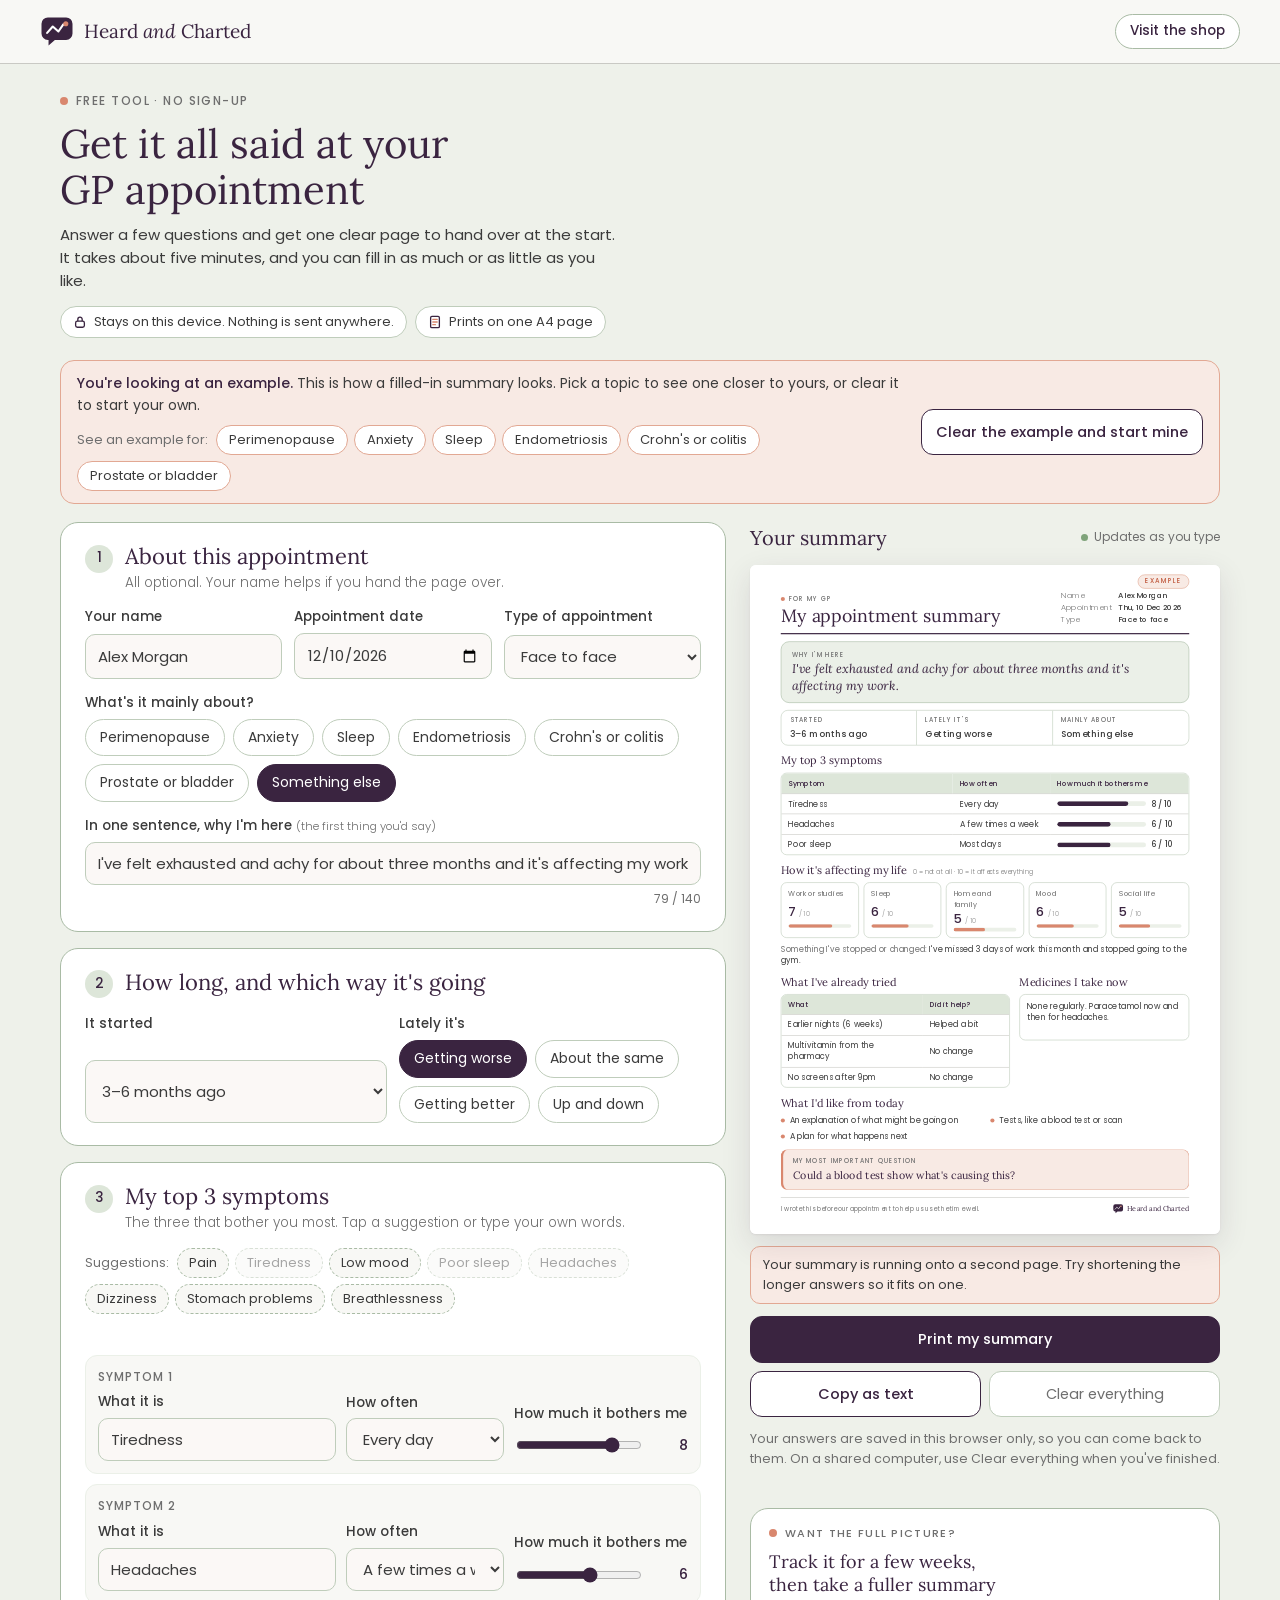
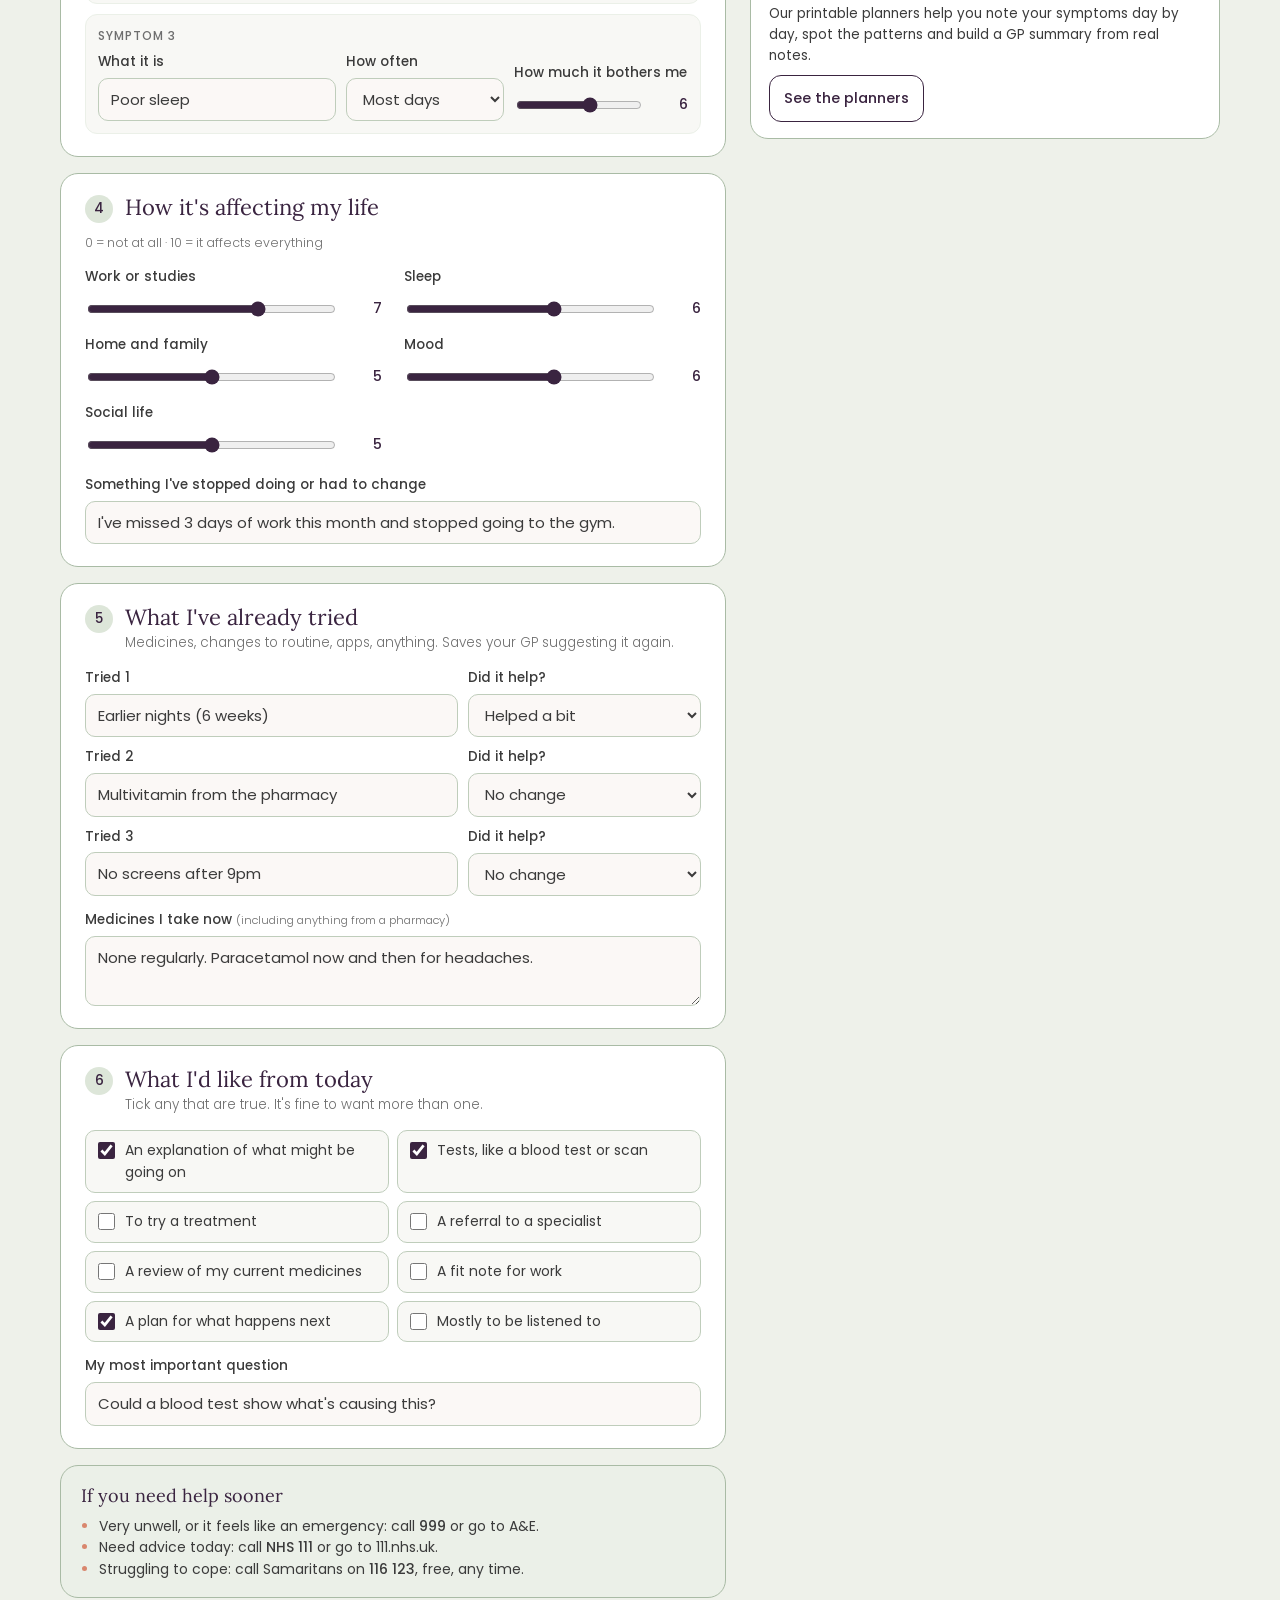
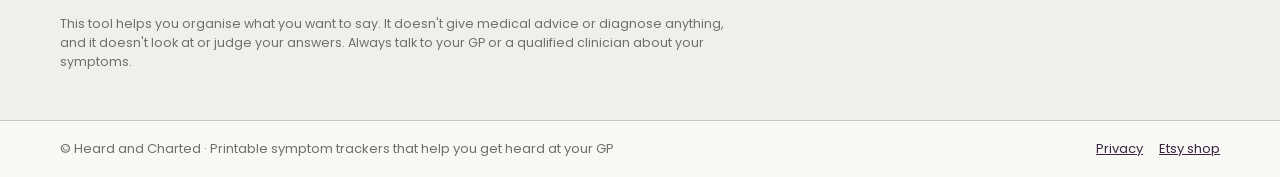
<file: index.html>
<!DOCTYPE html>
<html lang="en-GB">
<head>
<meta charset="utf-8">
<meta name="viewport" content="width=device-width, initial-scale=1">
<title>Free GP Appointment Summary Builder | Heard and Charted</title>
<meta name="description" content="Free tool: answer a few questions and print one clear page to hand to your GP. Your answers stay on your device. Nothing is sent anywhere.">
<meta name="theme-color" content="#3A2440">
<meta property="og:title" content="Free GP Appointment Summary Builder">
<meta property="og:description" content="Get it all said at your GP appointment. One clear page in about five minutes. Free, no sign-up, nothing sent anywhere.">
<meta property="og:type" content="website">
<link rel="icon" href="favicon.svg" type="image/svg+xml">
<link rel="stylesheet" href="fonts.css">
<style>
/* Heard and Charted brand system. Layout: form on the left, live A4 summary on the right (stacks on phones). Single light theme, matching the printed planners. */
:root{
  --page:#EEF1EA;
  --paper:#F8F8F5;
  --card:#FFFFFF;
  --aubergine:#3A2440;
  --ink:#3B3B3B;
  --grey:#6E6E6E;
  --light:#A3A3A3;
  --sage:#A9BBA5;
  --sage-line:#BFCDBB;
  --sage-tint:#DDE6D9;
  --mist:#EBF0E8;
  --terracotta:#D9876E;
  --blush:#F8EAE4;
  --blush-line:#E2A893;
  --stone:#C9C9C4;
  --cream:#FBF8F6;
  --display:"Lora", Georgia, "Times New Roman", serif;
  --body:"Poppins", "Segoe UI", system-ui, -apple-system, sans-serif;
  color-scheme: light;
}
*{box-sizing:border-box}
html,body{margin:0}
body{background:var(--page);color:var(--ink);font-family:var(--body);font-size:15px;line-height:1.55;-webkit-font-smoothing:antialiased}
a{color:var(--aubergine)}
button,input,select,textarea{font:inherit;color:inherit}
:focus-visible{outline:3px solid var(--terracotta);outline-offset:2px}
@media (prefers-reduced-motion: reduce){*{transition:none !important;animation:none !important}}

/* ---------- Top bar + intro ---------- */
.topbar{display:flex;align-items:center;justify-content:space-between;gap:16px;padding:14px clamp(16px,4vw,40px);background:var(--paper);border-bottom:1px solid var(--stone)}
.brand{display:flex;align-items:center;gap:10px;text-decoration:none;color:var(--aubergine);font-family:var(--display);font-size:19px}
.brand em{font-style:italic}
.brand svg{width:34px;height:31px;flex:none}
.topbar .shop{font-size:13.5px;font-weight:500;text-decoration:none;color:var(--aubergine);border:1px solid var(--sage);border-radius:999px;padding:6px 14px;background:var(--card)}
.topbar .shop:hover{background:var(--mist)}

.intro{max-width:1240px;margin:0 auto;padding:28px clamp(16px,4vw,40px) 8px;display:grid;gap:10px}
.kicker{display:flex;align-items:center;gap:8px;font-size:12px;font-weight:500;letter-spacing:.12em;text-transform:uppercase;color:var(--grey)}
.kicker::before{content:"";width:8px;height:8px;border-radius:50%;background:var(--terracotta)}
.intro h1{margin:0;font-family:var(--display);font-weight:400;font-size:clamp(28px,4vw,40px);line-height:1.15;color:var(--aubergine);text-wrap:balance;max-width:22ch}
.intro p{margin:0;max-width:62ch;color:var(--ink)}
.pills{display:flex;flex-wrap:wrap;gap:8px;margin-top:4px}
.pill{display:inline-flex;align-items:center;gap:7px;font-size:13px;background:var(--card);border:1px solid var(--sage-line);border-radius:999px;padding:5px 12px}
.pill svg{width:14px;height:14px;flex:none}

.example-banner{max-width:1240px;margin:14px auto 0;padding:0 clamp(16px,4vw,40px)}
.example-banner > div{display:flex;flex-wrap:wrap;align-items:center;justify-content:space-between;gap:12px;background:var(--blush);border:1px solid var(--blush-line);border-radius:14px;padding:12px 16px}
.example-banner p{margin:0;font-size:14px}
.example-banner b{font-weight:600;color:var(--aubergine)}
.example-banner .ex-text{flex:1 1 420px;display:grid;gap:8px}
.ex-pick{display:flex;flex-wrap:wrap;gap:6px;align-items:center}
.ex-pick span{font-size:13px;color:var(--grey);margin-right:2px}
.ex-pick button{border:1px solid var(--blush-line);background:var(--card);border-radius:999px;padding:4px 12px;font-size:13px;cursor:pointer}
.ex-pick button:hover{background:var(--paper)}
.ex-pick button[aria-pressed=true]{background:var(--aubergine);border-color:var(--aubergine);color:#fff}

/* ---------- Main layout ---------- */
.layout{max-width:1240px;margin:0 auto;padding:18px clamp(16px,4vw,40px) 48px;display:grid;gap:24px;grid-template-columns:minmax(0,1fr)}
@media (min-width:1020px){
  .layout{grid-template-columns:minmax(0,1fr) 470px;align-items:start}
  .preview-col{position:sticky;top:16px}
}

/* ---------- Form ---------- */
form{display:grid;gap:16px}
.step{background:var(--card);border:1px solid var(--sage);border-radius:18px;padding:20px clamp(16px,3vw,24px) 22px;display:grid;gap:14px}
.step-head{display:flex;align-items:baseline;gap:12px}
.step-num{flex:none;width:28px;height:28px;border-radius:50%;background:var(--sage-tint);color:var(--aubergine);font-weight:500;font-size:13.5px;display:grid;place-items:center;font-variant-numeric:tabular-nums;transform:translateY(-2px)}
.step h2{margin:0;font-family:var(--display);font-weight:400;font-size:22px;color:var(--aubergine);line-height:1.25}
.step .hint{margin:2px 0 0;font-size:13.5px;font-weight:300;color:var(--grey)}
.row{display:grid;gap:12px;grid-template-columns:repeat(auto-fit,minmax(180px,1fr))}
.field{display:grid;gap:5px}
.field > label, .field > .label{font-size:13.5px;font-weight:500;color:var(--ink)}
.field small{font-weight:300;color:var(--grey)}
input[type=text],input[type=date],select,textarea{width:100%;background:var(--cream);border:1px solid var(--sage-line);border-radius:10px;padding:9px 12px;min-height:42px}
textarea{resize:vertical;min-height:70px}
input::placeholder,textarea::placeholder{color:#9A9A96}
input:hover,select:hover,textarea:hover{border-color:var(--sage)}
.counter{font-size:12px;color:var(--grey);text-align:right;font-variant-numeric:tabular-nums}

.chips{display:flex;flex-wrap:wrap;gap:8px}
.chip input{position:absolute;opacity:0;pointer-events:none}
.chip span{display:inline-block;padding:7px 14px;border-radius:999px;border:1px solid var(--sage-line);background:var(--card);font-size:14px;cursor:pointer;user-select:none}
.chip span:hover{border-color:var(--sage);background:var(--mist)}
.chip input:checked + span{background:var(--aubergine);border-color:var(--aubergine);color:#fff}
.chip input:focus-visible + span{outline:3px solid var(--terracotta);outline-offset:2px}

.suggest{display:flex;flex-wrap:wrap;gap:6px;align-items:center}
.suggest .label{font-size:12.5px;color:var(--grey);margin-right:2px}
.suggest button{border:1px dashed var(--sage);background:var(--paper);border-radius:999px;padding:4px 11px;font-size:13px;cursor:pointer}
.suggest button:hover{background:var(--mist);border-style:solid}
.suggest button[aria-pressed=true]{opacity:.45;cursor:default}
.note{font-size:12.5px;color:var(--grey);min-height:1em;margin:0}

.symrow{display:grid;gap:10px;grid-template-columns:minmax(0,1.5fr) minmax(0,1fr) minmax(0,1.1fr);align-items:end;padding:12px;border:1px solid var(--mist);border-radius:12px;background:var(--paper)}
@media (max-width:640px){.symrow{grid-template-columns:1fr}}
.symrow .idx{font-size:12px;font-weight:500;color:var(--grey);letter-spacing:.08em;text-transform:uppercase;grid-column:1/-1;margin-bottom:-4px}

.range{display:grid;grid-template-columns:1fr 40px;align-items:center;gap:8px}
input[type=range]{width:100%;accent-color:var(--aubergine);height:28px}
output{font-variant-numeric:tabular-nums;font-weight:600;color:var(--aubergine);text-align:right;font-size:14px}
.impact-grid{display:grid;gap:10px 22px;grid-template-columns:repeat(auto-fit,minmax(220px,1fr))}
.scale-key{font-size:12.5px;color:var(--grey);font-weight:300;margin:-6px 0 0}

.triedrow{display:grid;gap:10px;grid-template-columns:minmax(0,1.6fr) minmax(0,1fr)}
@media (max-width:560px){.triedrow{grid-template-columns:1fr}}

.checks{display:grid;gap:8px;grid-template-columns:repeat(auto-fit,minmax(240px,1fr))}
.check{display:flex;gap:10px;align-items:flex-start;padding:9px 12px;border:1px solid var(--sage-line);border-radius:10px;background:var(--paper);cursor:pointer;font-size:14px}
.check:hover{background:var(--mist)}
.check input{accent-color:var(--aubergine);width:17px;height:17px;margin:2px 0 0;flex:none}

.help{background:var(--mist);border:1px solid var(--sage);border-radius:18px;padding:16px 20px;font-size:14px}
.help h2{margin:0 0 4px;font-family:var(--display);font-weight:400;font-size:18px;color:var(--aubergine)}
.help p{margin:0}
.help ul{margin:6px 0 0;padding-left:18px}
.help li::marker{color:var(--terracotta)}
.disclaimer{font-size:12.5px;color:var(--grey);margin:0}

/* ---------- Preview column ---------- */
.preview-col{display:grid;gap:12px}
.preview-head{display:flex;align-items:center;justify-content:space-between;gap:10px}
.preview-head h2{margin:0;font-family:var(--display);font-weight:400;font-size:20px;color:var(--aubergine)}
.live{font-size:12px;color:var(--grey);display:inline-flex;align-items:center;gap:6px}
.live::before{content:"";width:7px;height:7px;border-radius:50%;background:#7FA37A}
.sheet-frame{position:relative;width:100%;overflow:hidden;border-radius:6px;box-shadow:0 1px 2px rgba(58,36,64,.08),0 10px 30px rgba(58,36,64,.12);background:#fff}
.sheet-scale{transform-origin:top left;width:794px}
.overflow-warn{display:none;font-size:13px;background:var(--blush);border:1px solid var(--blush-line);border-radius:10px;padding:8px 12px;margin:0}
.overflow-warn.show{display:block}
.actions{display:grid;gap:8px;grid-template-columns:1fr 1fr}
.btn{display:inline-flex;justify-content:center;align-items:center;gap:8px;border-radius:12px;padding:11px 14px;font-weight:500;font-size:14.5px;cursor:pointer;border:1px solid var(--aubergine);background:var(--card);color:var(--aubergine);text-decoration:none}
.btn:hover{background:var(--mist)}
.btn.primary{background:var(--aubergine);color:#fff;grid-column:1/-1}
.btn.primary:hover{background:#4C3154}
.btn.quiet{border-color:var(--sage-line);color:var(--grey);font-weight:400}
.btn[hidden]{display:none}
.saved-note{font-size:12.5px;color:var(--grey);margin:0}
.status{font-size:13px;color:var(--aubergine);min-height:1.2em;margin:0}
.confirm{display:none;align-items:center;justify-content:space-between;gap:10px;flex-wrap:wrap;background:var(--blush);border:1px solid var(--blush-line);border-radius:12px;padding:10px 12px;font-size:14px}
.confirm.show{display:flex}
.confirm div{display:flex;gap:8px}
.confirm button{border-radius:10px;padding:6px 12px;border:1px solid var(--aubergine);background:var(--card);cursor:pointer;font-size:13.5px}
.confirm button.yes{background:var(--aubergine);color:#fff}
.copybox{display:none;width:100%;min-height:140px;font-size:12.5px}
.copybox.show{display:block}

.cta{background:var(--card);border:1px solid var(--sage);border-radius:18px;padding:16px 18px;display:grid;gap:8px}
.cta .kicker{font-size:11px}
.cta h3{margin:0;font-family:var(--display);font-weight:400;font-size:18px;color:var(--aubergine);line-height:1.3;text-wrap:balance}
.cta p{margin:0;font-size:13.5px}
.cta a.btn{justify-self:start}

/* ---------- Site footer ---------- */
.sitefoot{border-top:1px solid var(--stone);background:var(--paper)}
.sitefoot div{max-width:1240px;margin:0 auto;padding:18px clamp(16px,4vw,40px);display:flex;flex-wrap:wrap;gap:8px 20px;justify-content:space-between;font-size:13px;color:var(--grey)}
.sitefoot a{color:var(--aubergine)}
.sitefoot nav{display:flex;gap:16px;flex-wrap:wrap}
</style>

<style id="sheetCss">
/* The printable A4 summary (794 × 1123 px = 210 × 297 mm at 96 dpi) */
.sheet{width:794px;min-height:1123px;background:#fff;color:#3B3B3B;font-family:"Poppins","Segoe UI",system-ui,sans-serif;font-size:14px;line-height:1.45;padding:42px 52px 34px;position:relative;display:flex;flex-direction:column;gap:12px}
.sheet *{box-sizing:border-box}
.sheet > *{flex-shrink:0}
.sheet .ex-mark{position:absolute;top:16px;right:52px;font-size:11px;font-weight:600;letter-spacing:.16em;text-transform:uppercase;color:#C0583C;border:1.5px solid #E2A893;background:#F8EAE4;border-radius:999px;padding:3px 12px}
.sheet .sh-head{display:flex;justify-content:space-between;align-items:flex-end;gap:24px;padding-bottom:12px;border-bottom:2px solid #3A2440}
.sheet .sh-kicker{display:flex;align-items:center;gap:7px;font-size:10.5px;font-weight:500;letter-spacing:.14em;text-transform:uppercase;color:#727272}
.sheet .sh-kicker::before{content:"";width:7px;height:7px;border-radius:50%;background:#D9876E}
.sheet .sh-title{margin:4px 0 0;font-family:"Lora",Georgia,serif;font-weight:400;font-size:30px;line-height:1.1;color:#3A2440}
.sheet .sh-meta{margin:0;display:grid;grid-template-columns:auto auto;gap:2px 12px;font-size:13px;text-align:left}
.sheet .sh-meta dt{color:#727272;font-weight:300}
.sheet .sh-meta dd{margin:0;font-weight:500;color:#3B3B3B;min-width:120px}
.sheet .sh-label{display:block;font-size:10.5px;font-weight:500;letter-spacing:.12em;text-transform:uppercase;color:#727272;margin-bottom:3px}
.sheet .sh-why{background:#EBF0E8;border:1px solid #A9BBA5;border-radius:14px;padding:14px 18px}
.sheet .sh-why p{margin:0;font-family:"Lora",Georgia,serif;font-style:italic;font-size:21px;line-height:1.35;color:#3A2440}
.sheet .sh-strip{display:grid;grid-template-columns:repeat(3,1fr);border:1px solid #BFCDBB;border-radius:12px;overflow:hidden}
.sheet .sh-strip > div{padding:9px 14px;border-right:1px solid #BFCDBB}
.sheet .sh-strip > div:last-child{border-right:0}
.sheet .sh-strip b{font-weight:500;font-size:15px;color:#3B3B3B}
.sheet .sh-h{margin:0 0 7px;font-family:"Lora",Georgia,serif;font-weight:400;font-size:18.5px;color:#3A2440;display:flex;align-items:baseline;gap:10px}
.sheet .sh-h small{font-family:"Poppins",sans-serif;font-size:10.5px;font-weight:300;color:#727272}
.sheet .sh-tbl{width:100%;border-collapse:separate;border-spacing:0;border:1px solid #BFCDBB;border-radius:10px;overflow:hidden;font-size:13.5px}
.sheet .sh-tbl th{background:#DDE6D9;color:#3A2440;font-weight:500;text-align:left;padding:8px 12px;font-size:12px}
.sheet .sh-tbl td{padding:7px 12px;border-top:1px solid #C9C9C4;vertical-align:middle}
.sheet .sh-tbl td.num{font-variant-numeric:tabular-nums}
.sheet .bar{display:flex;align-items:center;gap:8px}
.sheet .bar i{display:block;height:8px;border-radius:4px;background:#EBF0E8;flex:1;position:relative;overflow:hidden;max-width:150px}
.sheet .bar i b{position:absolute;inset:0 auto 0 0;background:#3A2440;border-radius:4px}
.sheet .bar span{font-variant-numeric:tabular-nums;font-weight:500;min-width:36px;text-align:right}
.sheet .sh-impact{display:grid;grid-template-columns:repeat(5,1fr);gap:8px}
.sheet .imp{border:1px solid #BFCDBB;border-radius:10px;padding:10px 12px;display:grid;gap:5px}
.sheet .imp .t{font-size:12px;color:#727272}
.sheet .imp .v{font-size:21px;font-weight:500;color:#3A2440;font-variant-numeric:tabular-nums;line-height:1}
.sheet .imp .v small{font-size:11px;color:#A3A3A3;font-weight:400}
.sheet .imp i{display:block;height:6px;border-radius:3px;background:#EBF0E8;position:relative;overflow:hidden}
.sheet .imp i b{position:absolute;inset:0 auto 0 0;background:#D9876E;border-radius:3px}
.sheet .sh-stopped{margin:10px 0 0;font-size:13.5px}
.sheet .sh-stopped em{color:#727272;font-style:normal}
.sheet .sh-two{display:grid;grid-template-columns:1.35fr 1fr;gap:16px}
.sheet .sh-box{border:1px solid #BFCDBB;border-radius:10px;padding:10px 12px;min-height:78px;font-size:13.5px;white-space:pre-wrap}
.sheet .sh-wants{list-style:none;margin:0;padding:0;display:grid;grid-template-columns:1fr 1fr;gap:7px 18px;font-size:13.5px}
.sheet .sh-wants li{display:flex;gap:8px;align-items:baseline}
.sheet .sh-wants li::before{content:"";width:7px;height:7px;border-radius:50%;background:#D9876E;flex:none;transform:translateY(-1px)}
.sheet .sh-q{background:#F8EAE4;border:1px solid #E2A893;border-left:4px solid #D9876E;border-radius:12px;padding:12px 16px}
.sheet .sh-q p{margin:0;font-family:"Lora",Georgia,serif;font-size:18px;line-height:1.35;color:#3A2440}
.sheet .empty{color:#B5B5B0;font-style:normal;font-weight:300}
.sheet .sh-foot{margin-top:auto;padding-top:10px;border-top:1px solid #C9C9C4;display:flex;justify-content:space-between;align-items:center;gap:16px;font-size:10.5px;color:#727272}
.sheet .sh-foot .b{display:flex;align-items:center;gap:6px;font-family:"Lora",Georgia,serif;font-size:12px;color:#3A2440;white-space:nowrap}
.sheet .sh-foot svg{width:18px;height:17px}
</style>

<style>
@page{size:A4;margin:0}
@media print{
  body{background:#fff}
  .topbar,.intro,.example-banner,form,.preview-head,.overflow-warn,.actions,.saved-note,.confirm,.status,.copybox,.cta,.sitefoot{display:none !important}
  .layout{display:block;padding:0;margin:0;max-width:none}
  .preview-col{position:static;display:block}
  .sheet-frame{box-shadow:none;border-radius:0;overflow:visible;height:auto !important}
  .sheet-scale{transform:none !important}
  .sheet{min-height:1120px}
}
</style>
</head>
<body>

<svg width="0" height="0" style="position:absolute" aria-hidden="true">
  <symbol id="logo" viewBox="0 0 48 44">
    <path d="M11 2h26a9 9 0 0 1 9 9v14a9 9 0 0 1-9 9H21l-9 8v-8h-1a9 9 0 0 1-9-9V11a9 9 0 0 1 9-9z" fill="#3A2440"/>
    <polyline points="10,24 18,15 26,22 33,12" fill="none" stroke="#fff" stroke-width="3" stroke-linecap="round" stroke-linejoin="round"/>
    <circle cx="36.5" cy="11" r="3.6" fill="#D9876E"/>
  </symbol>
</svg>

<header class="topbar">
  <a class="brand" href="https://www.etsy.com/shop/HeardandCharted"><svg aria-hidden="true"><use href="#logo"/></svg><span>Heard <em>and</em> Charted</span></a>
  <a class="shop" href="https://www.etsy.com/shop/HeardandCharted">Visit the shop</a>
</header>

<section class="intro">
  <div class="kicker">Free tool · No sign-up</div>
  <h1>Get it all said at your GP appointment</h1>
  <p>Answer a few questions and get one clear page to hand over at the start. It takes about five minutes, and you can fill in as much or as little as you like.</p>
  <div class="pills">
    <span class="pill"><svg viewBox="0 0 16 16" aria-hidden="true"><rect x="3" y="7" width="10" height="7" rx="2" fill="none" stroke="#3A2440" stroke-width="1.5"/><path d="M5.5 7V5a2.5 2.5 0 0 1 5 0v2" fill="none" stroke="#3A2440" stroke-width="1.5"/></svg>Stays on this device. Nothing is sent anywhere.</span>
    <span class="pill"><svg viewBox="0 0 16 16" aria-hidden="true"><rect x="3" y="1.5" width="10" height="13" rx="1.5" fill="none" stroke="#3A2440" stroke-width="1.5"/><path d="M5.5 5h5M5.5 8h5M5.5 11h3" stroke="#D9876E" stroke-width="1.5" stroke-linecap="round"/></svg>Prints on one A4 page</span>
  </div>
</section>

<div class="example-banner" id="exampleBanner" hidden>
  <div>
    <div class="ex-text">
      <p><b>You're looking at an example.</b> This is how a filled-in summary looks. Pick a topic to see one closer to yours, or clear it to start your own.</p>
      <div class="ex-pick" id="exPick"><span>See an example for:</span></div>
    </div>
    <button type="button" class="btn" id="startOwn">Clear the example and start mine</button>
  </div>
</div>

<main class="layout">
  <form id="f" autocomplete="off" novalidate>

    <section class="step" aria-labelledby="h1">
      <div class="step-head"><span class="step-num">1</span><div><h2 id="h1">About this appointment</h2><p class="hint">All optional. Your name helps if you hand the page over.</p></div></div>
      <div class="row">
        <div class="field"><label for="name">Your name</label><input type="text" id="name" maxlength="40" placeholder="e.g. Alex Morgan"></div>
        <div class="field"><label for="apptDate">Appointment date</label><input type="date" id="apptDate"></div>
        <div class="field"><label for="apptType">Type of appointment</label>
          <select id="apptType"><option value="">Choose…</option><option>Face to face</option><option>Phone call</option><option>Video call</option><option>Not booked yet</option></select></div>
      </div>
      <div class="field"><span class="label" id="topicLabel">What's it mainly about?</span><div class="chips" id="topicChips" role="radiogroup" aria-labelledby="topicLabel"></div></div>
      <div class="field"><label for="why">In one sentence, why I'm here <small>(the first thing you'd say)</small></label>
        <input type="text" id="why" maxlength="140" placeholder="e.g. I've been waking 3–4 times a night for months and I'm exhausted at work.">
        <div class="counter" id="whyCount">0 / 140</div></div>
    </section>

    <section class="step" aria-labelledby="h2">
      <div class="step-head"><span class="step-num">2</span><div><h2 id="h2">How long, and which way it's going</h2></div></div>
      <div class="row">
        <div class="field"><label for="started">It started</label>
          <select id="started"><option value="">Choose…</option><option>Less than a month ago</option><option>1–3 months ago</option><option>3–6 months ago</option><option>6–12 months ago</option><option>1–2 years ago</option><option>Over 2 years ago</option></select></div>
        <div class="field"><span class="label" id="trendLabel">Lately it's</span><div class="chips" id="trendChips" role="radiogroup" aria-labelledby="trendLabel"></div></div>
      </div>
    </section>

    <section class="step" aria-labelledby="h3">
      <div class="step-head"><span class="step-num">3</span><div><h2 id="h3">My top 3 symptoms</h2><p class="hint">The three that bother you most. Tap a suggestion or type your own words.</p></div></div>
      <div class="suggest" id="suggest"></div>
      <p class="note" id="suggestNote" aria-live="polite"></p>
      <div id="symRows" style="display:grid;gap:10px"></div>
    </section>

    <section class="step" aria-labelledby="h4">
      <div class="step-head"><span class="step-num">4</span><div><h2 id="h4">How it's affecting my life</h2></div></div>
      <p class="scale-key">0 = not at all · 10 = it affects everything</p>
      <div class="impact-grid" id="impactRows"></div>
      <div class="field"><label for="stopped">Something I've stopped doing or had to change</label>
        <input type="text" id="stopped" maxlength="120" placeholder="e.g. I've stopped driving to see my mum at weekends because I'm too tired."></div>
    </section>

    <section class="step" aria-labelledby="h5">
      <div class="step-head"><span class="step-num">5</span><div><h2 id="h5">What I've already tried</h2><p class="hint">Medicines, changes to routine, apps, anything. Saves your GP suggesting it again.</p></div></div>
      <div id="triedRows" style="display:grid;gap:10px"></div>
      <div class="field"><label for="meds">Medicines I take now <small>(including anything from a pharmacy)</small></label>
        <textarea id="meds" maxlength="180" placeholder="e.g. Sertraline 50mg every morning. Ibuprofen now and then."></textarea></div>
    </section>

    <section class="step" aria-labelledby="h6">
      <div class="step-head"><span class="step-num">6</span><div><h2 id="h6">What I'd like from today</h2><p class="hint">Tick any that are true. It's fine to want more than one.</p></div></div>
      <div class="checks" id="wantChecks"></div>
      <div class="field"><label for="question">My most important question</label>
        <input type="text" id="question" maxlength="140" placeholder="e.g. Could something else be causing this?"></div>
    </section>

    <aside class="help" aria-labelledby="hHelp">
      <h2 id="hHelp">If you need help sooner</h2>
      <ul>
        <li>Very unwell, or it feels like an emergency: call <b>999</b> or go to A&amp;E.</li>
        <li>Need advice today: call <b>NHS 111</b> or go to 111.nhs.uk.</li>
        <li>Struggling to cope: call Samaritans on <b>116 123</b>, free, any time.</li>
      </ul>
    </aside>
    <p class="disclaimer">This tool helps you organise what you want to say. It doesn't give medical advice or diagnose anything, and it doesn't look at or judge your answers. Always talk to your GP or a qualified clinician about your symptoms.</p>
  </form>

  <aside class="preview-col" aria-labelledby="hPrev">
    <div class="preview-head"><h2 id="hPrev">Your summary</h2><span class="live">Updates as you type</span></div>
    <div class="sheet-frame" id="frame">
      <div class="sheet-scale" id="scale">
        <article class="sheet" id="sheet" aria-label="GP appointment summary preview">
          <div class="ex-mark" id="exMark" hidden>Example</div>
          <header class="sh-head">
            <div><div class="sh-kicker">For my GP</div><h2 class="sh-title">My appointment summary</h2></div>
            <dl class="sh-meta">
              <dt>Name</dt><dd id="sName"></dd>
              <dt>Appointment</dt><dd id="sDate"></dd>
              <dt>Type</dt><dd id="sType"></dd>
            </dl>
          </header>
          <section class="sh-why"><span class="sh-label">Why I'm here</span><p id="sWhy"></p></section>
          <div class="sh-strip">
            <div><span class="sh-label">Started</span><b id="sStarted"></b></div>
            <div><span class="sh-label">Lately it's</span><b id="sTrend"></b></div>
            <div><span class="sh-label">Mainly about</span><b id="sTopic"></b></div>
          </div>
          <section>
            <h3 class="sh-h">My top 3 symptoms</h3>
            <table class="sh-tbl"><thead><tr><th style="width:42%">Symptom</th><th style="width:24%">How often</th><th>How much it bothers me</th></tr></thead><tbody id="sSym"></tbody></table>
          </section>
          <section>
            <h3 class="sh-h">How it's affecting my life <small>0 = not at all · 10 = it affects everything</small></h3>
            <div class="sh-impact" id="sImpact"></div>
            <p class="sh-stopped" id="sStopped"></p>
          </section>
          <div class="sh-two">
            <section><h3 class="sh-h">What I've already tried</h3>
              <table class="sh-tbl"><thead><tr><th>What</th><th style="width:38%">Did it help?</th></tr></thead><tbody id="sTried"></tbody></table></section>
            <section><h3 class="sh-h">Medicines I take now</h3><div class="sh-box" id="sMeds"></div></section>
          </div>
          <section><h3 class="sh-h">What I'd like from today</h3><ul class="sh-wants" id="sWants"></ul></section>
          <section class="sh-q"><span class="sh-label">My most important question</span><p id="sQuestion"></p></section>
          <footer class="sh-foot">
            <span>I wrote this before our appointment to help us use the time well.</span>
            <span class="b"><svg aria-hidden="true" viewBox="0 0 48 44"><path d="M11 2h26a9 9 0 0 1 9 9v14a9 9 0 0 1-9 9H21l-9 8v-8h-1a9 9 0 0 1-9-9V11a9 9 0 0 1 9-9z" fill="#3A2440"/><polyline points="10,24 18,15 26,22 33,12" fill="none" stroke="#fff" stroke-width="3" stroke-linecap="round" stroke-linejoin="round"/><circle cx="36.5" cy="11" r="3.6" fill="#D9876E"/></svg>Heard and Charted</span>
          </footer>
        </article>
      </div>
    </div>
    <p class="overflow-warn" id="overflowWarn">Your summary is running onto a second page. Try shortening the longer answers so it fits on one.</p>

    <div class="actions">
      <button type="button" class="btn primary" id="printBtn">Print my summary</button>
      <button type="button" class="btn" id="copyBtn">Copy as text</button>
      <button type="button" class="btn quiet" id="clearBtn">Clear everything</button>
    </div>
    <p class="saved-note">Your answers are saved in this browser only, so you can come back to them. On a shared computer, use Clear everything when you've finished.</p>
    <div class="confirm" id="confirm" role="alertdialog" aria-labelledby="confirmText">
      <span id="confirmText">Clear all your answers?</span>
      <div><button type="button" class="yes" id="confirmYes">Yes, clear</button><button type="button" id="confirmNo">Cancel</button></div>
    </div>
    <p class="status" id="status" aria-live="polite"></p>
    <textarea class="copybox" id="copyBox" aria-label="Summary as text" readonly></textarea>

    <section class="cta" id="cta">
      <div class="kicker">Want the full picture?</div>
      <h3 id="ctaTitle">Track it for a few weeks, then take a fuller summary</h3>
      <p id="ctaText">Our printable planners help you note your symptoms day by day, spot the patterns and build a GP summary from real notes.</p>
      <a class="btn" id="ctaLink" href="https://www.etsy.com/shop/HeardandCharted">See the planners</a>
    </section>
  </aside>
</main>

<footer class="sitefoot">
  <div>
    <span>© Heard and Charted · Printable symptom trackers that help you get heard at your GP</span>
    <nav aria-label="Site links"><a href="privacy.html">Privacy</a><a href="https://www.etsy.com/shop/HeardandCharted">Etsy shop</a></nav>
  </div>
</footer>

<script>
(function(){
  "use strict";
  var $ = function(id){ return document.getElementById(id); };
  var SHOP = "https://www.etsy.com/shop/HeardandCharted";
  var KEY = "hc-gp-summary-v1";

  var TOPICS = [
    {id:"peri", label:"Perimenopause", url:"https://www.etsy.com/listing/4603470218", planner:"Perimenopause Symptom & GP Appointment Planner", line:"Track your symptoms and cycle for a few months, then take a one-page summary built from real notes.",
     sym:["Hot flushes","Night sweats","Poor sleep","Brain fog","Low mood","Anxiety","Joint aches","Irregular periods"]},
    {id:"anx", label:"Anxiety", url:"", planner:"Anxiety Symptom & GP Appointment Planner", line:"One line a day for your worry, sleep and triggers, ending in a one-page GP summary.",
     sym:["Constant worrying","Can't switch off","Racing heart","Trouble sleeping","Feeling on edge","Panic attacks","Tight chest","Avoiding things"]},
    {id:"sleep", label:"Sleep", url:"https://www.etsy.com/listing/4604211328", planner:"Insomnia Sleep Diary & GP Appointment Planner", line:"The two-week sleep diary GPs ask for, filled in each morning, with a one-page summary at the end.",
     sym:["Trouble falling asleep","Waking in the night","Can't get back to sleep","Waking too early","Tired and foggy in the day","Loud snoring","Restless legs","Nodding off in the day"]},
    {id:"endo", label:"Endometriosis", url:"", planner:"Endometriosis Symptom & GP Appointment Planner", line:"Track three cycles of pain, bleeding and missed days, then hand over one clear page.",
     sym:["Period pain","Pelvic pain","Heavy bleeding","Pain during sex","Pain when pooing","Bloating","Tiredness","Back or leg pain"]},
    {id:"ibd", label:"Crohn's or colitis", url:"", planner:"Crohn's & Colitis Flare Tracker & IBD Appointment Planner", line:"Know your normal, spot a flare early and ring your IBD team with every answer ready.",
     sym:["Going more often","Urgency","Blood in poo","Tummy pain","Tiredness","Getting up at night","Joint pain","Losing weight"]},
    {id:"pros", label:"Prostate or bladder", url:"https://www.etsy.com/listing/4607658733", planner:"Prostate & Bladder Symptom & GP Appointment Planner", line:"The 3-day bladder diary GPs usually ask for, added up into one page for your appointment.",
     sym:["Up at night to pee","Weak flow","Rushing to get there","Stop-start flow","Dribbling","Not emptying fully","Going often","Leaks"]},
    {id:"other", label:"Something else", url:"", planner:"", line:"",
     sym:["Pain","Tiredness","Low mood","Poor sleep","Headaches","Dizziness","Stomach problems","Breathlessness"]}
  ];
  var TRENDS = ["Getting worse","About the same","Getting better","Up and down"];
  var FREQ = ["Every day","Most days","A few times a week","About once a week","Now and then"];
  var HELPED = ["Helped","Helped a bit","No change","Made it worse","Too early to tell"];
  var IMPACT = [["work","Work or studies"],["sleep","Sleep"],["home","Home and family"],["mood","Mood"],["social","Social life"]];
  var WANTS = ["An explanation of what might be going on","Tests, like a blood test or scan","To try a treatment","A referral to a specialist","A review of my current medicines","A fit note for work","A plan for what happens next","Mostly to be listened to"];

  /* One worked example per topic. The general one ("other") shows first, unless a link asks for a topic (?topic=peri or /menopause). */
  var EXAMPLES = {
    other:{why:"I've felt exhausted and achy for about three months and it's affecting my work.",
      started:"3–6 months ago", trend:"Getting worse",
      sym:[{t:"Tiredness",f:"Every day",b:8},{t:"Headaches",f:"A few times a week",b:6},{t:"Poor sleep",f:"Most days",b:6}],
      impact:{work:7,sleep:6,home:5,mood:6,social:5},
      stopped:"I've missed 3 days of work this month and stopped going to the gym.",
      tried:[{t:"Earlier nights (6 weeks)",h:"Helped a bit"},{t:"Multivitamin from the pharmacy",h:"No change"},{t:"No screens after 9pm",h:"No change"}],
      meds:"None regularly. Paracetamol now and then for headaches.",
      wants:[0,1,6], question:"Could a blood test show what's causing this?"},
    peri:{why:"My periods have changed and I'm waking up soaked most nights. Could it be perimenopause?",
      started:"6–12 months ago", trend:"Getting worse",
      sym:[{t:"Night sweats",f:"Most days",b:8},{t:"Brain fog",f:"Every day",b:7},{t:"Low mood",f:"A few times a week",b:6}],
      impact:{work:7,sleep:8,home:6,mood:7,social:5},
      stopped:"I've stopped going to my evening book club because I'm too tired.",
      tried:[{t:"Fan and cooling pillow at night",h:"Helped a bit"},{t:"Cutting down on alcohol (2 months)",h:"Helped a bit"},{t:"Supplements from the pharmacy",h:"No change"}],
      meds:"None regularly.",
      wants:[0,2,6], question:"Could this be perimenopause, and what are my options, including HRT?"},
    pros:{why:"I'm getting up 3 or 4 times a night to wee, and it's been building for a year.",
      started:"6–12 months ago", trend:"Getting worse",
      sym:[{t:"Up at night to pee",f:"Every day",b:8},{t:"Rushing to get there",f:"Most days",b:7},{t:"Weak flow",f:"Every day",b:6}],
      impact:{work:4,sleep:8,home:5,mood:5,social:6},
      stopped:"I avoid long car journeys unless I know where the toilets are.",
      tried:[{t:"No drinks after 7pm (1 month)",h:"Helped a bit"},{t:"Cutting down on coffee",h:"Helped a bit"},{t:"Supplement from the pharmacy",h:"No change"}],
      meds:"None regularly.",
      wants:[0,1,6], question:"Should I have a PSA blood test, and what else could be causing this?"},
    sleep:{why:"I've been waking 3–4 times a night for months and I'm exhausted at work.",
      started:"6–12 months ago", trend:"Getting worse",
      sym:[{t:"Waking in the night",f:"Every day",b:8},{t:"Can't get back to sleep",f:"Most days",b:7},{t:"Tired and foggy in the day",f:"Every day",b:8}],
      impact:{work:7,sleep:9,home:5,mood:6,social:4},
      stopped:"I've stopped driving to see my mum at weekends because I'm too tired.",
      tried:[{t:"No caffeine after 2pm (3 months)",h:"Helped a bit"},{t:"Sleep aid from the pharmacy",h:"No change"},{t:"Sleep app with relaxing sounds",h:"No change"}],
      meds:"None regularly. Ibuprofen now and then for headaches.",
      wants:[0,1,6], question:"Could something else be causing this, like my thyroid or my snoring?"},
    anx:{why:"I've been worrying constantly for months and I can't switch off, even at night.",
      started:"3–6 months ago", trend:"Up and down",
      sym:[{t:"Constant worrying",f:"Every day",b:8},{t:"Trouble sleeping",f:"Most days",b:7},{t:"Racing heart",f:"A few times a week",b:6}],
      impact:{work:7,sleep:7,home:5,mood:8,social:6},
      stopped:"I've stopped meeting friends at weekends because I feel on edge.",
      tried:[{t:"Breathing exercises app",h:"Helped a bit"},{t:"Less caffeine",h:"Helped a bit"},{t:"Walking at lunchtime",h:"Helped a bit"}],
      meds:"None regularly.",
      wants:[0,2,6], question:"What support is there, like talking therapy?"},
    endo:{why:"My periods are so painful I miss work every month, and painkillers barely help.",
      started:"Over 2 years ago", trend:"Getting worse",
      sym:[{t:"Period pain",f:"Now and then",b:9},{t:"Pelvic pain",f:"A few times a week",b:7},{t:"Tiredness",f:"Most days",b:6}],
      impact:{work:8,sleep:6,home:6,mood:6,social:7},
      stopped:"I've missed 2 days of work every month this year.",
      tried:[{t:"Ibuprofen and paracetamol",h:"No change"},{t:"Hot water bottle",h:"Helped a bit"},{t:"Contraceptive pill (6 months)",h:"Helped a bit"}],
      meds:"Ibuprofen during my period.",
      wants:[0,1,3], question:"Could this be endometriosis, and could I see a specialist?"},
    ibd:{why:"I think my Crohn's is flaring: I'm going more often, it's urgent, and there's some blood.",
      started:"Less than a month ago", trend:"Getting worse",
      sym:[{t:"Urgency",f:"Every day",b:8},{t:"Going more often",f:"Every day",b:7},{t:"Tummy pain",f:"Most days",b:6}],
      impact:{work:7,sleep:6,home:5,mood:6,social:7},
      stopped:"I'm working from home because I'm not confident leaving the house.",
      tried:[{t:"Resting more",h:"Helped a bit"},{t:"Paracetamol for the pain",h:"Helped a bit"},{t:"Rang my IBD helpline",h:"Too early to tell"}],
      meds:"My usual Crohn's medicine every day.",
      wants:[1,4,6], question:"Is this a flare, and do I need to change my treatment?"}
  };
  // Example appointment date: next Thursday, so the page looks real
  var EX_DATE = (function(){ var d=new Date(); d.setDate(d.getDate()+((4-d.getDay()+7)%7||7)); return d.toISOString().slice(0,10); })();
  function makeExample(id){
    if(!EXAMPLES[id]) id = "other";
    var e = JSON.parse(JSON.stringify(EXAMPLES[id]));
    e.example = true; e.name = "Alex Morgan"; e.apptDate = EX_DATE; e.apptType = "Face to face"; e.topic = id;
    return e;
  }
  function blank(){
    return {example:false,name:"",apptDate:"",apptType:"",topic:"",why:"",started:"",trend:"",
      sym:[{t:"",f:"",b:0},{t:"",f:"",b:0},{t:"",f:"",b:0}],
      impact:{work:0,sleep:0,home:0,mood:0,social:0},stopped:"",
      tried:[{t:"",h:""},{t:"",h:""},{t:"",h:""}],meds:"",wants:[],question:""};
  }

  /* ---------- Build the form controls ---------- */
  function opts(list){ return '<option value="">Choose…</option>' + list.map(function(x){ return "<option>"+x+"</option>"; }).join(""); }

  $("topicChips").innerHTML = TOPICS.map(function(t){
    return '<label class="chip"><input type="radio" name="topic" id="topic-'+t.id+'" value="'+t.id+'"><span>'+t.label+'</span></label>';
  }).join("");
  $("trendChips").innerHTML = TRENDS.map(function(t,i){
    return '<label class="chip"><input type="radio" name="trend" id="trend-'+i+'" value="'+t+'"><span>'+t+'</span></label>';
  }).join("");
  $("symRows").innerHTML = [0,1,2].map(function(i){
    var n=i+1;
    return '<div class="symrow"><div class="idx">Symptom '+n+'</div>'+
      '<div class="field"><label for="sym'+n+'t">What it is</label><input type="text" id="sym'+n+'t" maxlength="40" placeholder="Type or tap a suggestion"></div>'+
      '<div class="field"><label for="sym'+n+'f">How often</label><select id="sym'+n+'f">'+opts(FREQ)+'</select></div>'+
      '<div class="field"><label for="sym'+n+'b">How much it bothers me</label><div class="range"><input type="range" id="sym'+n+'b" min="0" max="10" step="1" value="0"><output id="sym'+n+'o" for="sym'+n+'b">0</output></div></div>'+
    '</div>';
  }).join("");
  $("impactRows").innerHTML = IMPACT.map(function(a){
    return '<div class="field"><label for="imp-'+a[0]+'">'+a[1]+'</label><div class="range"><input type="range" id="imp-'+a[0]+'" min="0" max="10" step="1" value="0"><output id="imp-'+a[0]+'-o" for="imp-'+a[0]+'">0</output></div></div>';
  }).join("");
  $("triedRows").innerHTML = [0,1,2].map(function(i){
    var n=i+1;
    return '<div class="triedrow"><div class="field"><label for="tried'+n+'t">Tried '+n+'</label><input type="text" id="tried'+n+'t" maxlength="50" placeholder="'+(n===1?"e.g. Cutting out caffeine after 2pm":"Something else you tried")+'"></div>'+
      '<div class="field"><label for="tried'+n+'h">Did it help?</label><select id="tried'+n+'h">'+opts(HELPED)+'</select></div></div>';
  }).join("");
  $("exPick").innerHTML += TOPICS.filter(function(t){ return t.id!=="other"; }).map(function(t){
    return '<button type="button" data-ex="'+t.id+'" aria-pressed="false">'+t.label+'</button>';
  }).join("");
  $("wantChecks").innerHTML = WANTS.map(function(w,i){
    return '<label class="check" for="want'+i+'"><input type="checkbox" id="want'+i+'" value="'+i+'"><span>'+w+'</span></label>';
  }).join("");

  /* ---------- Read / write form ---------- */
  function radioVal(name){ var el=document.querySelector('input[name="'+name+'"]:checked'); return el?el.value:""; }
  function readForm(){
    var s = blank();
    s.example = state ? state.example : false;
    s.name=$("name").value.trim(); s.apptDate=$("apptDate").value; s.apptType=$("apptType").value;
    s.topic=radioVal("topic"); s.why=$("why").value.trim(); s.started=$("started").value; s.trend=radioVal("trend");
    for(var i=0;i<3;i++){ var n=i+1;
      s.sym[i]={t:$("sym"+n+"t").value.trim(), f:$("sym"+n+"f").value, b:+$("sym"+n+"b").value};
      s.tried[i]={t:$("tried"+n+"t").value.trim(), h:$("tried"+n+"h").value};
    }
    IMPACT.forEach(function(a){ s.impact[a[0]] = +$("imp-"+a[0]).value; });
    s.stopped=$("stopped").value.trim(); s.meds=$("meds").value.trim(); s.question=$("question").value.trim();
    s.wants = WANTS.map(function(_,i){ return $("want"+i).checked?i:-1; }).filter(function(i){ return i>=0; });
    return s;
  }
  function writeForm(s){
    $("name").value=s.name; $("apptDate").value=s.apptDate; $("apptType").value=s.apptType;
    document.querySelectorAll('input[name="topic"]').forEach(function(r){ r.checked = r.value===s.topic; });
    document.querySelectorAll('input[name="trend"]').forEach(function(r){ r.checked = r.value===s.trend; });
    $("why").value=s.why; $("started").value=s.started;
    for(var i=0;i<3;i++){ var n=i+1;
      $("sym"+n+"t").value=s.sym[i].t; $("sym"+n+"f").value=s.sym[i].f; $("sym"+n+"b").value=s.sym[i].b;
      $("tried"+n+"t").value=s.tried[i].t; $("tried"+n+"h").value=s.tried[i].h;
    }
    IMPACT.forEach(function(a){ $("imp-"+a[0]).value = s.impact[a[0]]; });
    $("stopped").value=s.stopped; $("meds").value=s.meds; $("question").value=s.question;
    WANTS.forEach(function(_,i){ $("want"+i).checked = s.wants.indexOf(i)>=0; });
  }

  /* ---------- Render the summary ---------- */
  function esc(t){ return String(t).replace(/[&<>"']/g,function(c){ return {"&":"&amp;","<":"&lt;",">":"&gt;",'"':"&quot;","'":"&#39;"}[c]; }); }
  function val(t, fallback){ return t ? esc(t) : '<span class="empty">'+(fallback||"—")+'</span>'; }
  function fmtDate(iso){
    if(!iso) return "";
    var p=iso.split("-"); var d=new Date(+p[0],+p[1]-1,+p[2]);
    return d.toLocaleDateString("en-GB",{weekday:"short",day:"numeric",month:"short",year:"numeric"});
  }
  function topicById(id){ for(var i=0;i<TOPICS.length;i++){ if(TOPICS[i].id===id) return TOPICS[i]; } return null; }

  function render(s){
    var t = topicById(s.topic);
    $("exMark").hidden = !s.example;
    $("exampleBanner").hidden = !s.example;
    document.querySelectorAll("#exPick button").forEach(function(b){ b.setAttribute("aria-pressed", String(s.example && b.getAttribute("data-ex")===s.topic)); });
    $("sName").innerHTML = val(s.name);
    $("sDate").innerHTML = val(fmtDate(s.apptDate));
    $("sType").innerHTML = val(s.apptType);
    $("sWhy").innerHTML = val(s.why, "Your one-sentence reason goes here.");
    $("sStarted").innerHTML = val(s.started);
    $("sTrend").innerHTML = val(s.trend);
    $("sTopic").innerHTML = val(t ? t.label : "");

    $("sSym").innerHTML = s.sym.map(function(x){
      var has = x.t || x.f || x.b;
      return "<tr><td>"+val(x.t)+"</td><td>"+val(x.f)+"</td><td>"+
        (has ? '<div class="bar"><i><b style="width:'+(x.b*10)+'%"></b></i><span>'+x.b+' / 10</span></div>' : '<span class="empty">—</span>')+"</td></tr>";
    }).join("");

    $("sImpact").innerHTML = IMPACT.map(function(a){
      var v = s.impact[a[0]];
      return '<div class="imp"><span class="t">'+a[1]+'</span><span class="v">'+v+' <small>/ 10</small></span><i><b style="width:'+(v*10)+'%"></b></i></div>';
    }).join("");
    $("sStopped").innerHTML = s.stopped ? '<em>Something I\'ve stopped or changed: </em>'+esc(s.stopped) : "";

    $("sTried").innerHTML = s.tried.map(function(x){ return "<tr><td>"+val(x.t)+"</td><td>"+val(x.h)+"</td></tr>"; }).join("");
    $("sMeds").innerHTML = val(s.meds, "None written down");
    $("sWants").innerHTML = s.wants.length ? s.wants.map(function(i){ return "<li>"+esc(WANTS[i])+"</li>"; }).join("") : '<li><span class="empty">Tick what you\'d like from the appointment</span></li>';
    $("sQuestion").innerHTML = val(s.question, "Your most important question goes here.");

    $("whyCount").textContent = s.why.length + " / 140";
    for(var i=1;i<=3;i++){ $("sym"+i+"o").value = $("sym"+i+"b").value; }
    IMPACT.forEach(function(a){ $("imp-"+a[0]+"-o").value = $("imp-"+a[0]).value; });

    renderSuggest(s);
    renderCta(t);
    fit();
    save(s);
  }

  function renderSuggest(s){
    var t = topicById(s.topic) || TOPICS[TOPICS.length-1];
    var used = s.sym.map(function(x){ return x.t.toLowerCase(); });
    $("suggest").innerHTML = '<span class="label">'+(s.topic ? "Suggestions:" : "Common ones:")+'</span>' + t.sym.map(function(x){
      var on = used.indexOf(x.toLowerCase())>=0;
      return '<button type="button" data-sym="'+esc(x)+'" aria-pressed="'+on+'">'+esc(x)+'</button>';
    }).join("");
  }
  function renderCta(t){
    if(t && t.planner){
      $("ctaTitle").textContent = "The " + t.planner;
      $("ctaText").textContent = t.line + " Printable or iPad, £6.99.";
      $("ctaLink").textContent = "See it in the shop";
      $("ctaLink").href = t.url || SHOP;
    } else {
      $("ctaTitle").textContent = "Track it for a few weeks, then take a fuller summary";
      $("ctaText").textContent = "Our printable planners help you note your symptoms day by day, spot the patterns and build a GP summary from real notes.";
      $("ctaLink").textContent = "See the planners";
      $("ctaLink").href = SHOP;
    }
  }

  /* ---------- Scale the A4 sheet to fit the column ---------- */
  function fit(){
    var frame=$("frame"), scale=$("scale"), sheet=$("sheet");
    var k = frame.clientWidth / 794;
    scale.style.transform = "scale("+k+")";
    frame.style.height = (sheet.offsetHeight * k) + "px";
    $("overflowWarn").classList.toggle("show", sheet.offsetHeight > 1125);
  }
  if(window.ResizeObserver){ new ResizeObserver(fit).observe($("frame")); } else { window.addEventListener("resize", fit); }
  if(document.fonts && document.fonts.ready){ document.fonts.ready.then(fit); }

  /* ---------- Storage (this browser only; never sent anywhere) ---------- */
  function save(s){ try{ localStorage.setItem(KEY, JSON.stringify(s)); }catch(e){} }
  function load(){ try{ var raw=localStorage.getItem(KEY); return raw?JSON.parse(raw):null; }catch(e){ return null; } }

  /* ---------- Events ---------- */
  var state = null;
  var f = $("f");
  function update(){ state = readForm(); render(state); }
  function showExample(id){ state = makeExample(id); writeForm(state); render(state); }
  f.addEventListener("input", update);
  f.addEventListener("change", function(e){
    // While the example is showing, picking a topic swaps in that topic's example
    if(state && state.example && e.target && e.target.name==="topic"){ showExample(e.target.value); return; }
    update();
  });
  $("exPick").addEventListener("click", function(e){
    var b = e.target.closest("button[data-ex]"); if(b) showExample(b.getAttribute("data-ex"));
  });
  f.addEventListener("submit", function(e){ e.preventDefault(); });

  $("suggest").addEventListener("click", function(e){
    var b = e.target.closest("button[data-sym]"); if(!b || b.getAttribute("aria-pressed")==="true") return;
    for(var i=1;i<=3;i++){
      var inp=$("sym"+i+"t");
      if(!inp.value.trim()){ inp.value=b.getAttribute("data-sym"); $("suggestNote").textContent=""; update(); return; }
    }
    $("suggestNote").textContent = "All three are filled in. Clear one first to swap it.";
  });

  function setStatus(msg){ $("status").textContent = msg; if(msg){ setTimeout(function(){ if($("status").textContent===msg) $("status").textContent=""; }, 6000); } }

  $("printBtn").addEventListener("click", function(){
    try{ window.print(); }catch(e){}
    setStatus("If the print window didn't open, press Ctrl+P (⌘P on a Mac). On a phone, use Share, then Print.");
  });

  function asText(s){
    var t=topicById(s.topic), L=[];
    L.push("MY GP APPOINTMENT SUMMARY");
    if(s.name) L.push("Name: "+s.name);
    if(s.apptDate) L.push("Appointment: "+fmtDate(s.apptDate)+(s.apptType?" ("+s.apptType+")":""));
    L.push("");
    if(s.why) L.push("Why I'm here: "+s.why);
    if(s.started) L.push("Started: "+s.started);
    if(s.trend) L.push("Lately it's: "+s.trend);
    if(t) L.push("Mainly about: "+t.label);
    var sy=s.sym.filter(function(x){return x.t;});
    if(sy.length){ L.push("","My top symptoms:"); sy.forEach(function(x,i){ L.push((i+1)+". "+x.t+(x.f?" – "+x.f.toLowerCase():"")+" – bothers me "+x.b+"/10"); }); }
    L.push("","How it's affecting my life (0–10):");
    L.push(IMPACT.map(function(a){ return a[1]+" "+s.impact[a[0]]; }).join(" · "));
    if(s.stopped) L.push("Something I've stopped or changed: "+s.stopped);
    var tr=s.tried.filter(function(x){return x.t;});
    if(tr.length){ L.push("","What I've already tried:"); tr.forEach(function(x){ L.push("- "+x.t+(x.h?" – "+x.h.toLowerCase():"")); }); }
    if(s.meds) L.push("","Medicines I take now: "+s.meds);
    if(s.wants.length){ L.push("","What I'd like from today:"); s.wants.forEach(function(i){ L.push("- "+WANTS[i]); }); }
    if(s.question) L.push("","My most important question: "+s.question);
    return L.join("\n");
  }
  $("copyBtn").addEventListener("click", function(){
    var text = asText(state), box=$("copyBox");
    function fallback(){ box.value=text; box.classList.add("show"); box.focus(); box.select(); setStatus("Select all the text below and copy it."); }
    try{
      if(navigator.clipboard && navigator.clipboard.writeText){
        navigator.clipboard.writeText(text).then(function(){ box.classList.remove("show"); setStatus("Copied. Paste it into a message, an email or the notes on your phone."); }, fallback);
      } else fallback();
    }catch(e){ fallback(); }
  });

  /* Clear with an in-page confirm (no browser dialogs) */
  $("clearBtn").addEventListener("click", function(){ $("confirm").classList.add("show"); $("confirmNo").focus(); });
  $("confirmNo").addEventListener("click", function(){ $("confirm").classList.remove("show"); });
  function clearAll(){ state=blank(); writeForm(state); render(state); $("confirm").classList.remove("show"); $("copyBox").classList.remove("show"); }
  $("confirmYes").addEventListener("click", function(){ clearAll(); setStatus("Cleared. Start whenever you're ready."); $("name").focus(); });
  $("startOwn").addEventListener("click", function(){ clearAll(); $("name").focus(); });

  /* ---------- Start ---------- */
  // A link can ask for a topic's example: ?topic=peri (the /menopause, /prostate etc. shortcuts redirect here)
  var asked = "";
  try{ asked = (new URLSearchParams(location.search).get("topic") || location.hash.replace("#","")).toLowerCase(); }catch(e){}
  var saved = load();
  if(saved && !saved.example){ state = saved; }               // someone's own answers always win
  else if(EXAMPLES[asked]){ state = makeExample(asked); }
  else { state = makeExample("other"); }
  writeForm(state);
  render(state);
})();
</script>
</body>
</html>
</file>
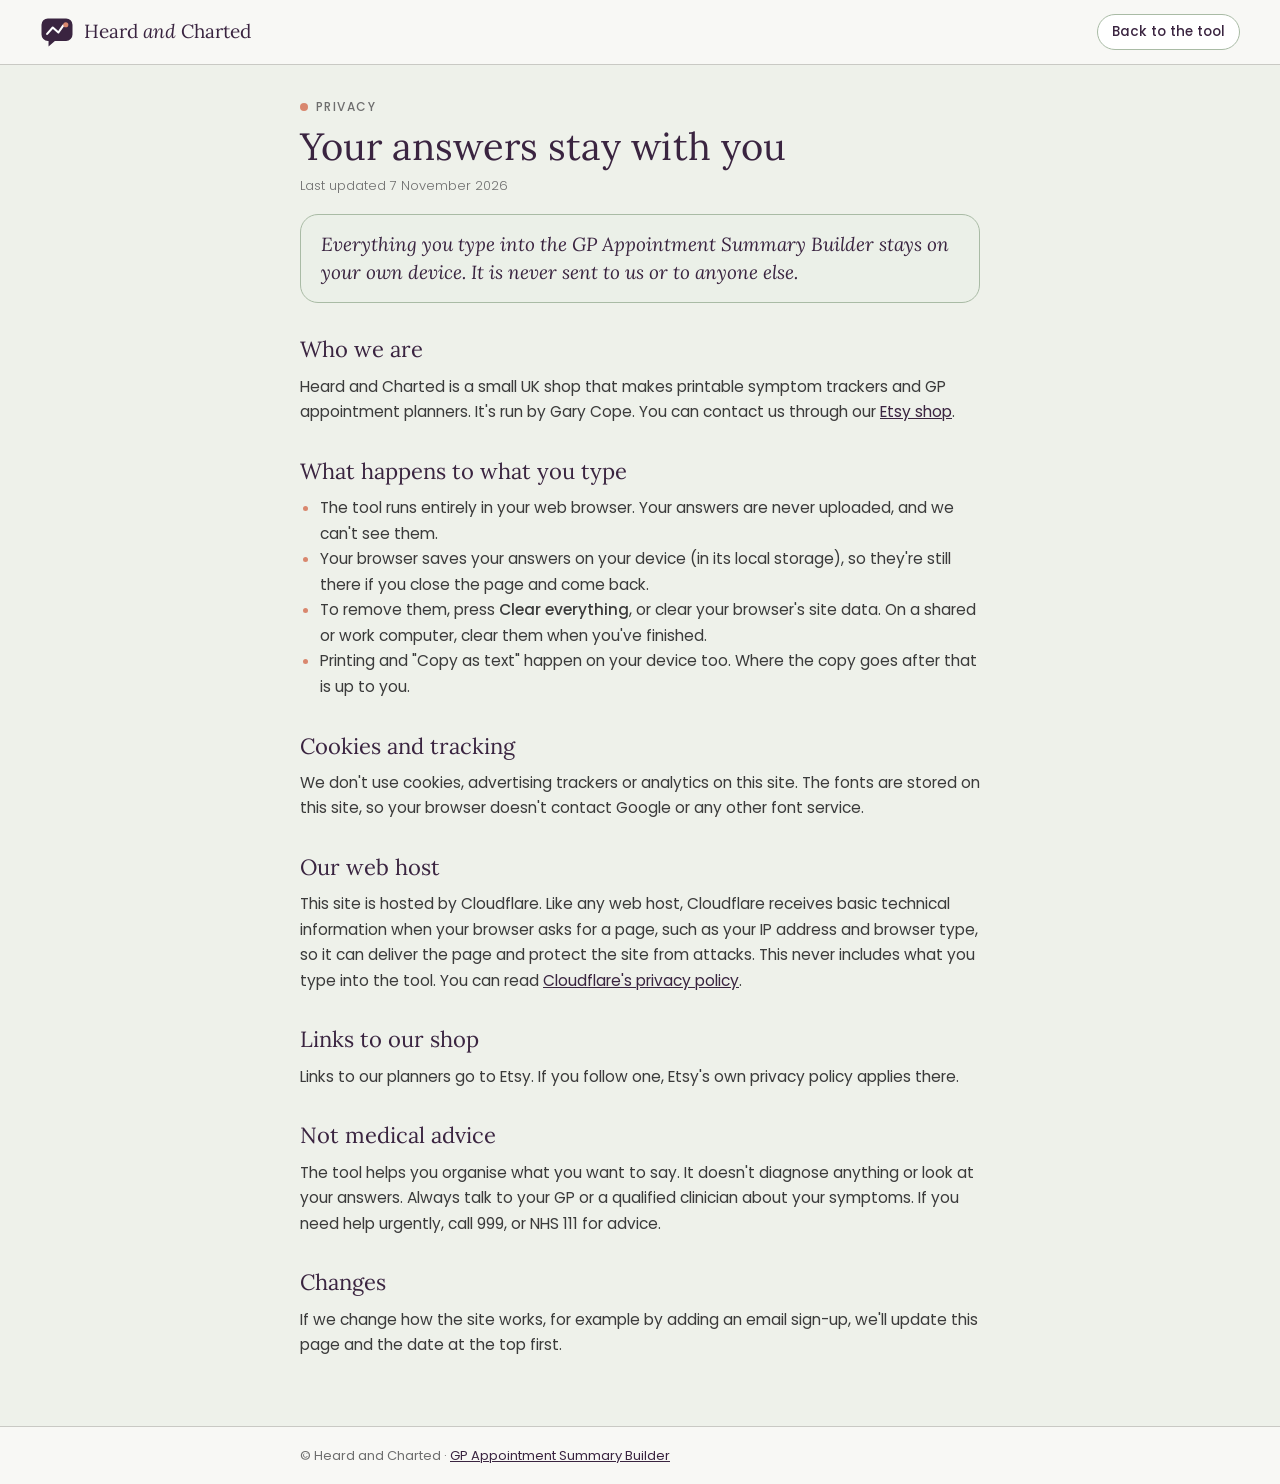
<file: privacy.html>
<!DOCTYPE html>
<html lang="en-GB">
<head>
<meta charset="utf-8">
<meta name="viewport" content="width=device-width, initial-scale=1">
<title>Privacy | Heard and Charted GP Appointment Summary Builder</title>
<meta name="description" content="How the free GP Appointment Summary Builder handles your information: it stays on your device and is never sent to us.">
<meta name="theme-color" content="#3A2440">
<link rel="icon" href="favicon.svg" type="image/svg+xml">
<link rel="stylesheet" href="fonts.css">
<style>
:root{--page:#EEF1EA;--paper:#F8F8F5;--card:#FFFFFF;--aubergine:#3A2440;--ink:#3B3B3B;--grey:#6E6E6E;--sage:#A9BBA5;--mist:#EBF0E8;--terracotta:#D9876E;--stone:#C9C9C4}
*{box-sizing:border-box}
body{margin:0;background:var(--page);color:var(--ink);font-family:"Poppins","Segoe UI",system-ui,sans-serif;font-size:15.5px;line-height:1.65;-webkit-font-smoothing:antialiased}
a{color:var(--aubergine)}
:focus-visible{outline:3px solid var(--terracotta);outline-offset:2px}
.topbar{display:flex;align-items:center;justify-content:space-between;gap:16px;padding:14px clamp(16px,4vw,40px);background:var(--paper);border-bottom:1px solid var(--stone)}
.brand{display:flex;align-items:center;gap:10px;text-decoration:none;color:var(--aubergine);font-family:"Lora",Georgia,serif;font-size:19px}
.brand em{font-style:italic}
.brand svg{width:34px;height:31px}
.back{font-size:13.5px;font-weight:500;text-decoration:none;border:1px solid var(--sage);border-radius:999px;padding:6px 14px;background:var(--card)}
main{max-width:760px;margin:0 auto;padding:32px clamp(16px,4vw,40px) 56px}
.kicker{display:flex;align-items:center;gap:8px;font-size:12px;font-weight:500;letter-spacing:.12em;text-transform:uppercase;color:var(--grey)}
.kicker::before{content:"";width:8px;height:8px;border-radius:50%;background:var(--terracotta)}
h1{margin:8px 0 6px;font-family:"Lora",Georgia,serif;font-weight:400;font-size:clamp(28px,4vw,38px);line-height:1.15;color:var(--aubergine)}
h2{margin:28px 0 6px;font-family:"Lora",Georgia,serif;font-weight:400;font-size:22px;color:var(--aubergine)}
p,ul{margin:0 0 12px}
ul{padding-left:20px}
li::marker{color:var(--terracotta)}
.summary{background:var(--mist);border:1px solid var(--sage);border-radius:18px;padding:16px 20px;margin:18px 0 8px}
.summary p{margin:0;font-family:"Lora",Georgia,serif;font-style:italic;font-size:19px;color:var(--aubergine);line-height:1.45}
.updated{font-size:13px;color:var(--grey);font-weight:300}
footer{border-top:1px solid var(--stone);background:var(--paper);font-size:13px;color:var(--grey)}
footer div{max-width:760px;margin:0 auto;padding:18px clamp(16px,4vw,40px)}
</style>
</head>
<body>
<header class="topbar">
  <a class="brand" href="./"><svg viewBox="0 0 48 44" aria-hidden="true"><path d="M11 2h26a9 9 0 0 1 9 9v14a9 9 0 0 1-9 9H21l-9 8v-8h-1a9 9 0 0 1-9-9V11a9 9 0 0 1 9-9z" fill="#3A2440"/><polyline points="10,24 18,15 26,22 33,12" fill="none" stroke="#fff" stroke-width="3" stroke-linecap="round" stroke-linejoin="round"/><circle cx="36.5" cy="11" r="3.6" fill="#D9876E"/></svg><span>Heard <em>and</em> Charted</span></a>
  <a class="back" href="./">Back to the tool</a>
</header>

<main>
  <div class="kicker">Privacy</div>
  <h1>Your answers stay with you</h1>
  <p class="updated">Last updated 7 November 2026</p>

  <div class="summary"><p>Everything you type into the GP Appointment Summary Builder stays on your own device. It is never sent to us or to anyone else.</p></div>

  <h2>Who we are</h2>
  <p>Heard and Charted is a small UK shop that makes printable symptom trackers and GP appointment planners. It's run by Gary Cope. You can contact us through our <a href="https://www.etsy.com/shop/HeardandCharted">Etsy shop</a>.</p>

  <h2>What happens to what you type</h2>
  <ul>
    <li>The tool runs entirely in your web browser. Your answers are never uploaded, and we can't see them.</li>
    <li>Your browser saves your answers on your device (in its local storage), so they're still there if you close the page and come back.</li>
    <li>To remove them, press <b>Clear everything</b>, or clear your browser's site data. On a shared or work computer, clear them when you've finished.</li>
    <li>Printing and "Copy as text" happen on your device too. Where the copy goes after that is up to you.</li>
  </ul>

  <h2>Cookies and tracking</h2>
  <p>We don't use cookies, advertising trackers or analytics on this site. The fonts are stored on this site, so your browser doesn't contact Google or any other font service.</p>

  <h2>Our web host</h2>
  <p>This site is hosted by Cloudflare. Like any web host, Cloudflare receives basic technical information when your browser asks for a page, such as your IP address and browser type, so it can deliver the page and protect the site from attacks. This never includes what you type into the tool. You can read <a href="https://www.cloudflare.com/privacypolicy/">Cloudflare's privacy policy</a>.</p>

  <h2>Links to our shop</h2>
  <p>Links to our planners go to Etsy. If you follow one, Etsy's own privacy policy applies there.</p>

  <h2>Not medical advice</h2>
  <p>The tool helps you organise what you want to say. It doesn't diagnose anything or look at your answers. Always talk to your GP or a qualified clinician about your symptoms. If you need help urgently, call 999, or NHS 111 for advice.</p>

  <h2>Changes</h2>
  <p>If we change how the site works, for example by adding an email sign-up, we'll update this page and the date at the top first.</p>
</main>

<footer><div>© Heard and Charted · <a href="./">GP Appointment Summary Builder</a></div></footer>
</body>
</html>
</file>
<file: fonts.css>
/* Heard and Charted fonts, served from this site (no calls to Google). Lora and Poppins: SIL Open Font License 1.1. Latin subset. */
@font-face{font-family:"Lora";font-style:normal;font-weight:400 700;font-display:swap;src:url([data-uri]) format("woff2")}
@font-face{font-family:"Lora";font-style:italic;font-weight:400 700;font-display:swap;src:url([data-uri]) format("woff2")}
@font-face{font-family:"Poppins";font-style:normal;font-weight:300;font-display:swap;src:url([data-uri]) format("woff2")}
@font-face{font-family:"Poppins";font-style:normal;font-weight:400;font-display:swap;src:url([data-uri]) format("woff2")}
@font-face{font-family:"Poppins";font-style:normal;font-weight:500 600;font-display:swap;src:url([data-uri]) format("woff2")}
</file>
